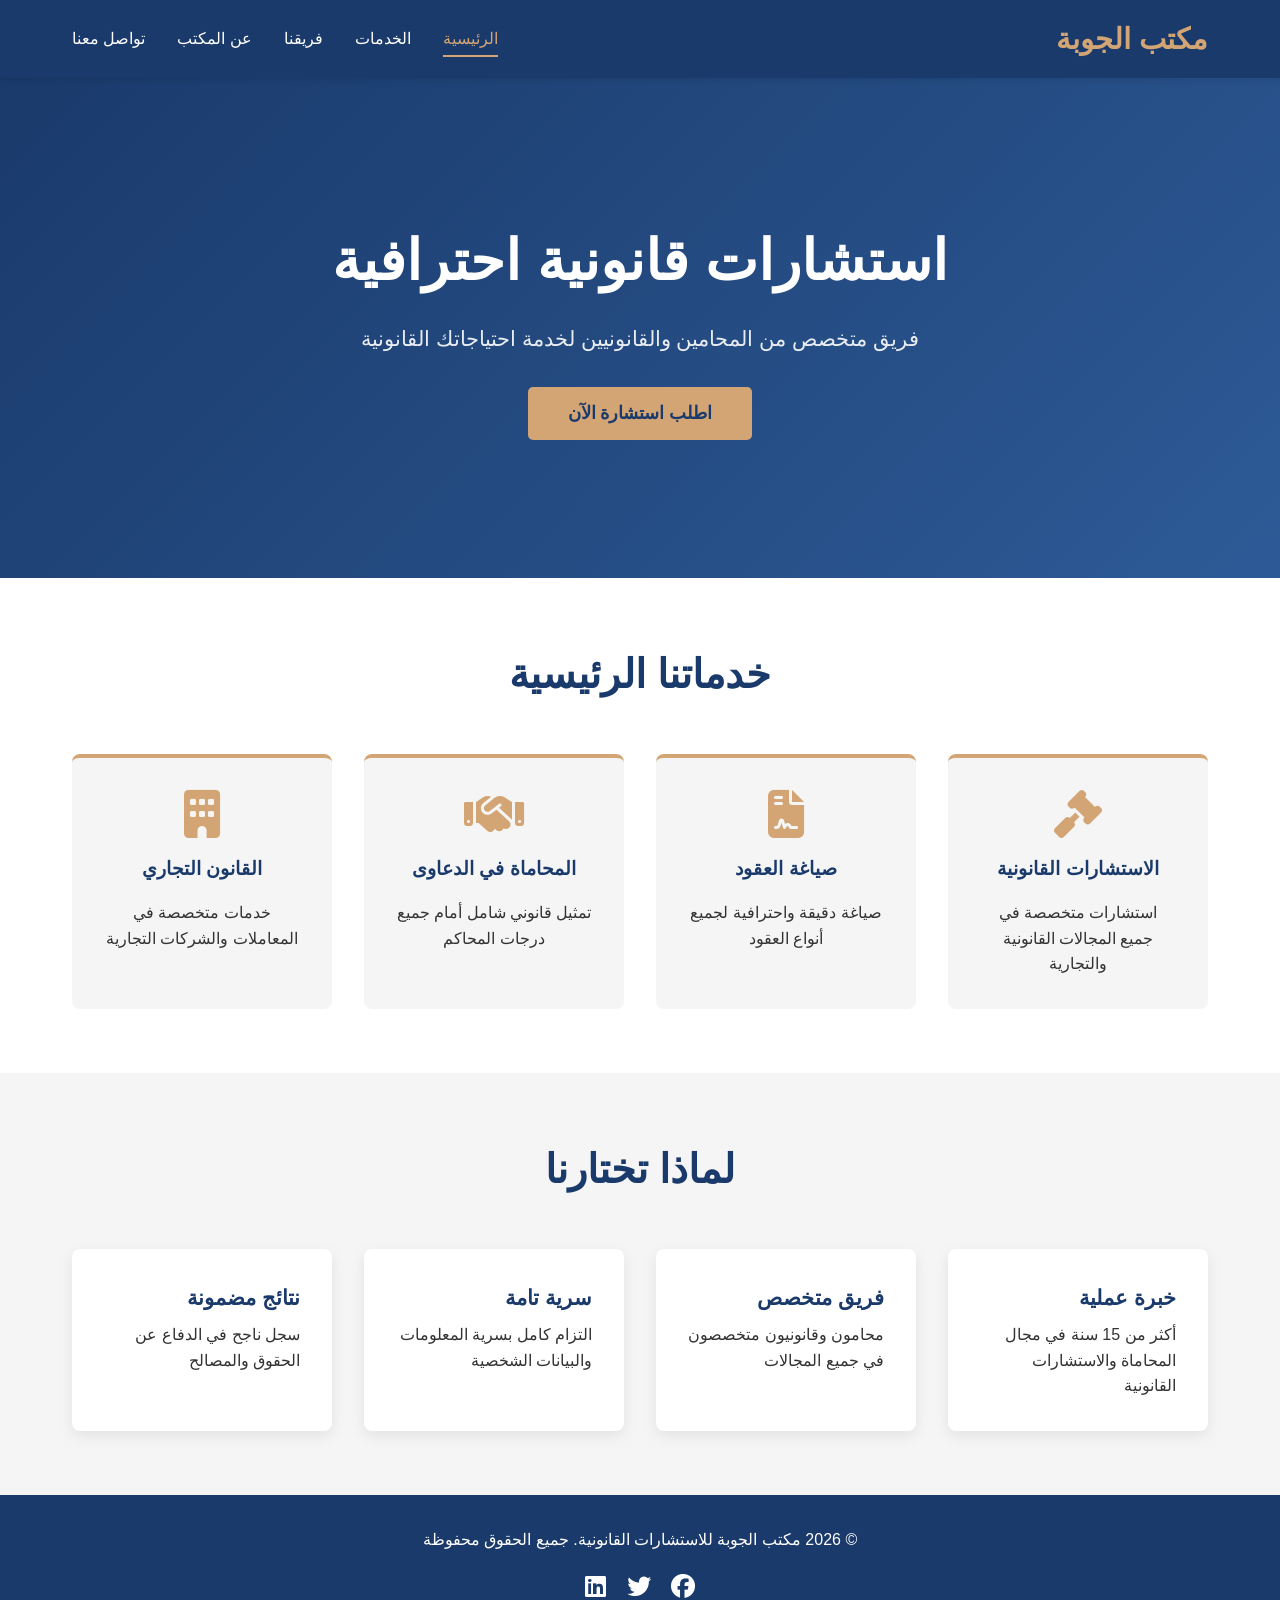
<file: index.html>
<!DOCTYPE html>
<html lang="ar">
<head>
    <meta charset="UTF-8">
    <meta name="viewport" content="width=device-width, initial-scale=1.0">
    <title>مكتب الجوبة للاستشارات القانونية</title>
    <link rel="stylesheet" href="style.css">
    <link rel="stylesheet" href="https://cdnjs.cloudflare.com/ajax/libs/font-awesome/6.4.0/css/all.min.css">
</head>
<body>
    <!-- Navigation Bar -->
    <nav class="navbar">
        <div class="container">
            <div class="logo">مكتب الجوبة</div>
            <ul class="nav-links">
                <li><a href="index.html">الرئيسية</a></li>
                <li><a href="services.html">الخدمات</a></li>
                <li><a href="team.html">فريقنا</a></li>
                <li><a href="about.html">عن المكتب</a></li>
                <li><a href="contact.html">تواصل معنا</a></li>
            </ul>
        </div>
    </nav>

    <!-- Hero Section -->
    <section class="hero">
        <div class="hero-content">
            <h1>استشارات قانونية احترافية</h1>
            <p>فريق متخصص من المحامين والقانونيين لخدمة احتياجاتك القانونية</p>
            <button class="cta-button">اطلب استشارة الآن</button>
        </div>
    </section>

    <!-- Services Overview -->
    <section class="services-overview">
        <div class="container">
            <h2>خدماتنا الرئيسية</h2>
            <div class="services-grid">
                <div class="service-card">
                    <i class="fas fa-gavel"></i>
                    <h3>الاستشارات القانونية</h3>
                    <p>استشارات متخصصة في جميع المجالات القانونية والتجارية</p>
                </div>
                <div class="service-card">
                    <i class="fas fa-file-contract"></i>
                    <h3>صياغة العقود</h3>
                    <p>صياغة دقيقة واحترافية لجميع أنواع العقود</p>
                </div>
                <div class="service-card">
                    <i class="fas fa-handshake"></i>
                    <h3>المحاماة في الدعاوى</h3>
                    <p>تمثيل قانوني شامل أمام جميع درجات المحاكم</p>
                </div>
                <div class="service-card">
                    <i class="fas fa-building"></i>
                    <h3>القانون التجاري</h3>
                    <p>خدمات متخصصة في المعاملات والشركات التجارية</p>
                </div>
            </div>
        </div>
    </section>

    <!-- Why Choose Us -->
    <section class="why-choose-us">
        <div class="container">
            <h2>لماذا تختارنا</h2>
            <div class="features-grid">
                <div class="feature">
                    <h4>خبرة عملية</h4>
                    <p>أكثر من 15 سنة في مجال المحاماة والاستشارات القانونية</p>
                </div>
                <div class="feature">
                    <h4>فريق متخصص</h4>
                    <p>محامون وقانونيون متخصصون في جميع المجالات</p>
                </div>
                <div class="feature">
                    <h4>سرية تامة</h4>
                    <p>التزام كامل بسرية المعلومات والبيانات الشخصية</p>
                </div>
                <div class="feature">
                    <h4>نتائج مضمونة</h4>
                    <p>سجل ناجح في الدفاع عن الحقوق والمصالح</p>
                </div>
            </div>
        </div>
    </section>

    <!-- Footer -->
    <footer>
        <div class="container">
            <p>&copy; 2026 مكتب الجوبة للاستشارات القانونية. جميع الحقوق محفوظة</p>
            <div class="social-links">
                <a href="#"><i class="fab fa-facebook"></i></a>
                <a href="#"><i class="fab fa-twitter"></i></a>
                <a href="#"><i class="fab fa-linkedin"></i></a>
            </div>
        </div>
    </footer>

    <script src="script.js"></script>
</body>
</html>
</file>
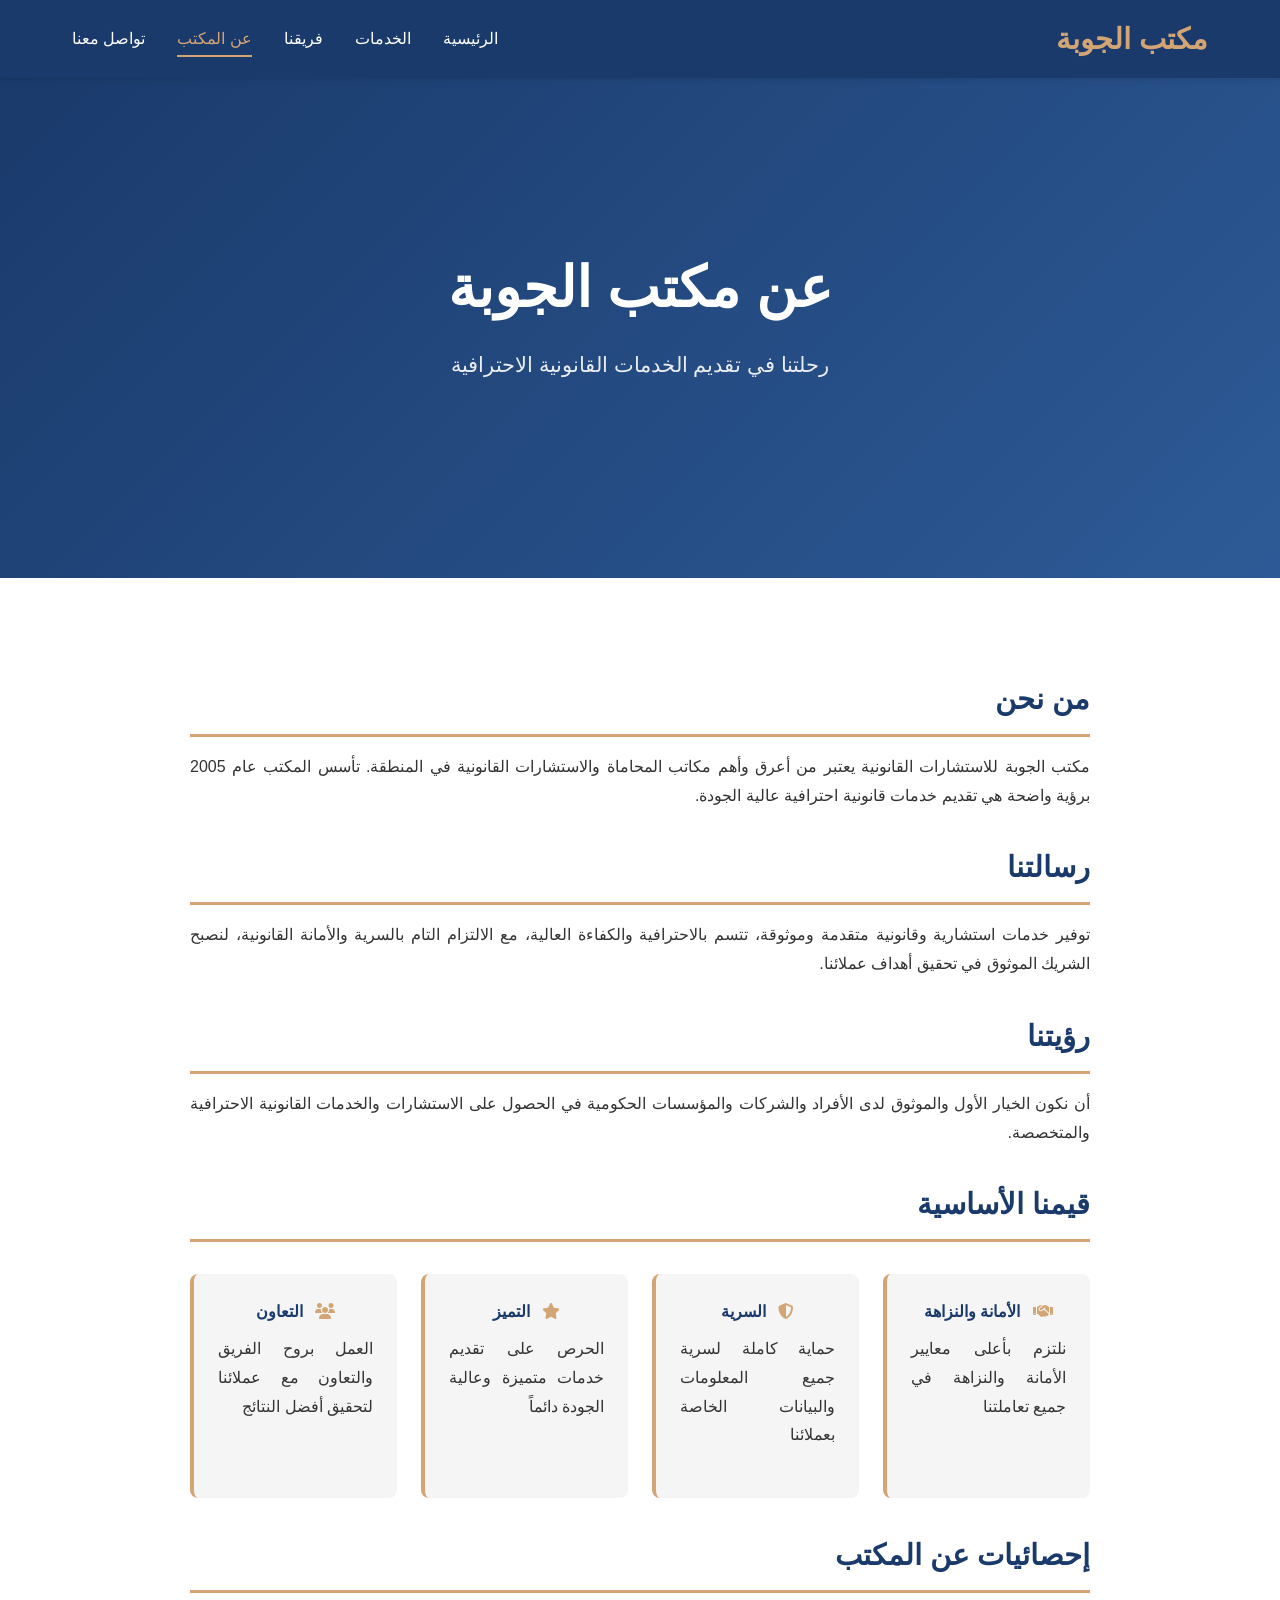
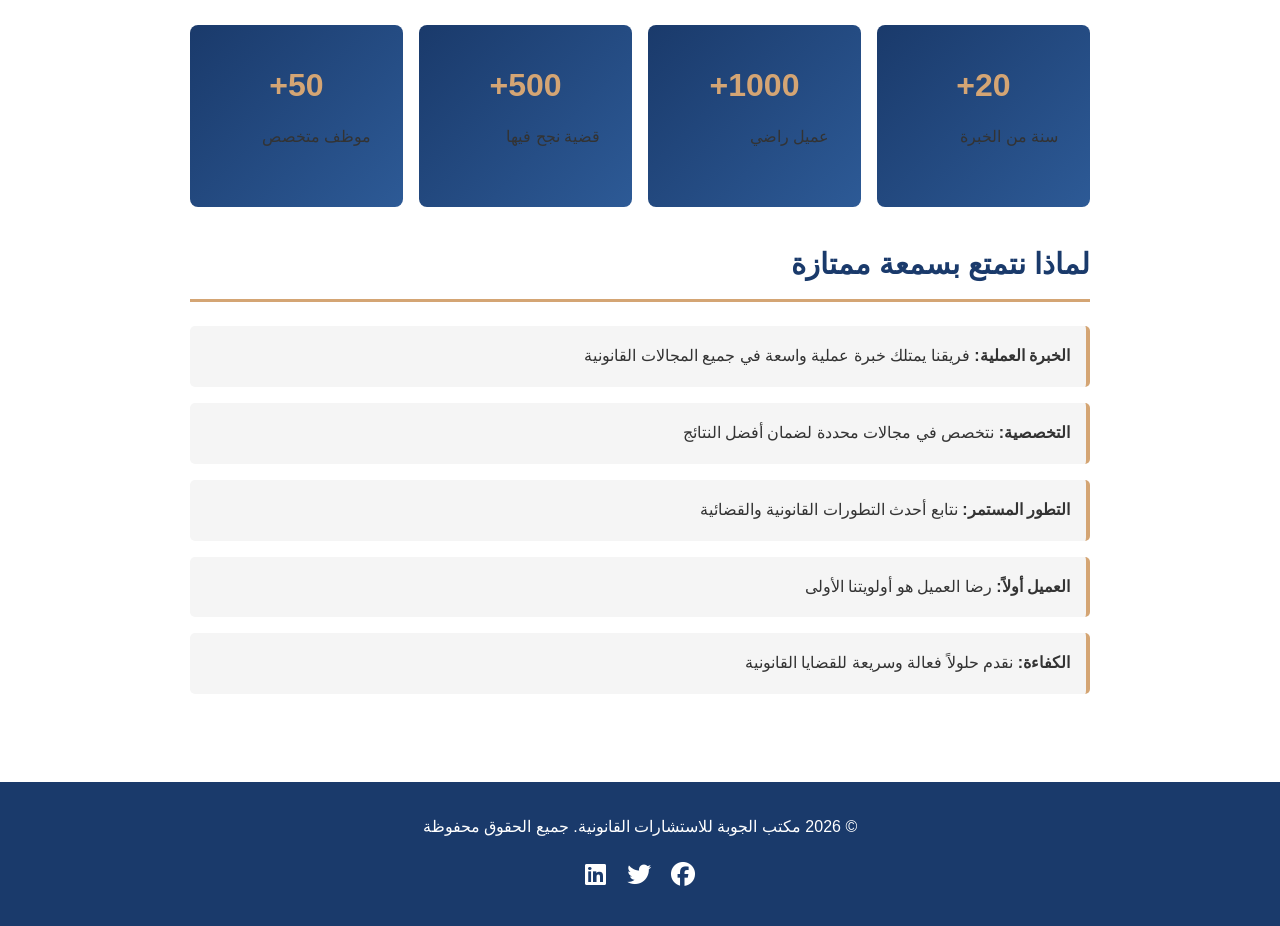
<file: about.html>
<!DOCTYPE html>
<html lang="ar">
<head>
    <meta charset="UTF-8">
    <meta name="viewport" content="width=device-width, initial-scale=1.0">
    <title>عن المكتب - مكتب الجوبة للاستشارات القانونية</title>
    <link rel="stylesheet" href="style.css">
    <link rel="stylesheet" href="https://cdnjs.cloudflare.com/ajax/libs/font-awesome/6.4.0/css/all.min.css">
</head>
<body>
    <!-- Navigation Bar -->
    <nav class="navbar">
        <div class="container">
            <div class="logo">مكتب الجوبة</div>
            <ul class="nav-links">
                <li><a href="index.html">الرئيسية</a></li>
                <li><a href="services.html">الخدمات</a></li>
                <li><a href="team.html">فريقنا</a></li>
                <li><a href="about.html">عن المكتب</a></li>
                <li><a href="contact.html">تواصل معنا</a></li>
            </ul>
        </div>
    </nav>

    <!-- About Hero -->
    <section class="hero" style="padding: 4rem 2rem;">
        <div class="hero-content">
            <h1>عن مكتب الجوبة</h1>
            <p>رحلتنا في تقديم الخدمات القانونية الاحترافية</p>
        </div>
    </section>

    <!-- About Content -->
    <section class="about-section">
        <div class="container">
            <div class="about-content">
                <h2>من نحن</h2>
                <p>
                    مكتب الجوبة للاستشارات القانونية يعتبر من أعرق وأهم مكاتب المحاماة والاستشارات القانونية 
                    في المنطقة. تأسس المكتب عام 2005 برؤية واضحة هي تقديم خدمات قانونية احترافية عالية الجودة.
                </p>

                <h2>رسالتنا</h2>
                <p>
                    توفير خدمات استشارية وقانونية متقدمة وموثوقة، تتسم بالاحترافية والكفاءة العالية، 
                    مع الالتزام التام بالسرية والأمانة القانونية، لنصبح الشريك الموثوق في تحقيق أهداف عملائنا.
                </p>

                <h2>رؤيتنا</h2>
                <p>
                    أن نكون الخيار الأول والموثوق لدى الأفراد والشركات والمؤسسات الحكومية 
                    في الحصول على الاستشارات والخدمات القانونية الاحترافية والمتخصصة.
                </p>

                <h2>قيمنا الأساسية</h2>
                <div class="values-grid">
                    <div class="value-card">
                        <h4><i class="fas fa-handshake"></i> الأمانة والنزاهة</h4>
                        <p>نلتزم بأعلى معايير الأمانة والنزاهة في جميع تعاملتنا</p>
                    </div>
                    <div class="value-card">
                        <h4><i class="fas fa-shield-alt"></i> السرية</h4>
                        <p>حماية كاملة لسرية جميع المعلومات والبيانات الخاصة بعملائنا</p>
                    </div>
                    <div class="value-card">
                        <h4><i class="fas fa-star"></i> التميز</h4>
                        <p>الحرص على تقديم خدمات متميزة وعالية الجودة دائماً</p>
                    </div>
                    <div class="value-card">
                        <h4><i class="fas fa-users"></i> التعاون</h4>
                        <p>العمل بروح الفريق والتعاون مع عملائنا لتحقيق أفضل النتائج</p>
                    </div>
                </div>

                <h2>إحصائيات عن المكتب</h2>
                <div class="stats-grid">
                    <div class="stat">
                        <h3>20+</h3>
                        <p>سنة من الخبرة</p>
                    </div>
                    <div class="stat">
                        <h3>1000+</h3>
                        <p>عميل راضي</p>
                    </div>
                    <div class="stat">
                        <h3>500+</h3>
                        <p>قضية نجح فيها</p>
                    </div>
                    <div class="stat">
                        <h3>50+</h3>
                        <p>موظف متخصص</p>
                    </div>
                </div>

                <h2>لماذا نتمتع بسمعة ممتازة</h2>
                <ul class="why-list">
                    <li><strong>الخبرة العملية:</strong> فريقنا يمتلك خبرة عملية واسعة في جميع المجالات القانونية</li>
                    <li><strong>التخصصية:</strong> نتخصص في مجالات محددة لضمان أفضل النتائج</li>
                    <li><strong>التطور المستمر:</strong> نتابع أحدث التطورات القانونية والقضائية</li>
                    <li><strong>العميل أولاً:</strong> رضا العميل هو أولويتنا الأولى</li>
                    <li><strong>الكفاءة:</strong> نقدم حلولاً فعالة وسريعة للقضايا القانونية</li>
                </ul>
            </div>
        </div>
    </section>

    <!-- Footer -->
    <footer>
        <div class="container">
            <p>&copy; 2026 مكتب الجوبة للاستشارات القانونية. جميع الحقوق محفوظة</p>
            <div class="social-links">
                <a href="#"><i class="fab fa-facebook"></i></a>
                <a href="#"><i class="fab fa-twitter"></i></a>
                <a href="#"><i class="fab fa-linkedin"></i></a>
            </div>
        </div>
    </footer>

    <style>
        .about-section {
            padding: 4rem 2rem;
            background: var(--white);
        }

        .about-content {
            max-width: 900px;
            margin: 0 auto;
            line-height: 1.8;
        }

        .about-content h2 {
            color: var(--primary-color);
            font-size: 1.8rem;
            margin-top: 2rem;
            margin-bottom: 1rem;
            border-bottom: 3px solid var(--secondary-color);
            padding-bottom: 0.5rem;
        }

        .about-content p {
            text-align: justify;
            margin-bottom: 1.5rem;
            color: var(--text-color);
        }

        .values-grid {
            display: grid;
            grid-template-columns: repeat(auto-fit, minmax(200px, 1fr));
            gap: 1.5rem;
            margin: 2rem 0;
        }

        .value-card {
            background: var(--light-bg);
            padding: 1.5rem;
            border-radius: 8px;
            text-align: center;
            border-left: 4px solid var(--secondary-color);
        }

        .value-card h4 {
            color: var(--primary-color);
            margin-bottom: 0.5rem;
        }

        .value-card i {
            color: var(--secondary-color);
            margin-left: 0.5rem;
        }

        .stats-grid {
            display: grid;
            grid-template-columns: repeat(auto-fit, minmax(150px, 1fr));
            gap: 1rem;
            margin: 2rem 0;
            text-align: center;
        }

        .stat {
            background: linear-gradient(135deg, var(--primary-color), #2d5a96);
            color: var(--white);
            padding: 2rem;
            border-radius: 8px;
        }

        .stat h3 {
            font-size: 2rem;
            margin-bottom: 0.5rem;
            color: var(--secondary-color);
        }

        .why-list {
            list-style: none;
            padding: 0;
            margin: 1.5rem 0;
        }

        .why-list li {
            background: var(--light-bg);
            padding: 1rem;
            margin-bottom: 1rem;
            border-radius: 5px;
            border-right: 4px solid var(--secondary-color);
        }
    </style>

    <script src="script.js"></script>
</body>
</html>
</file>
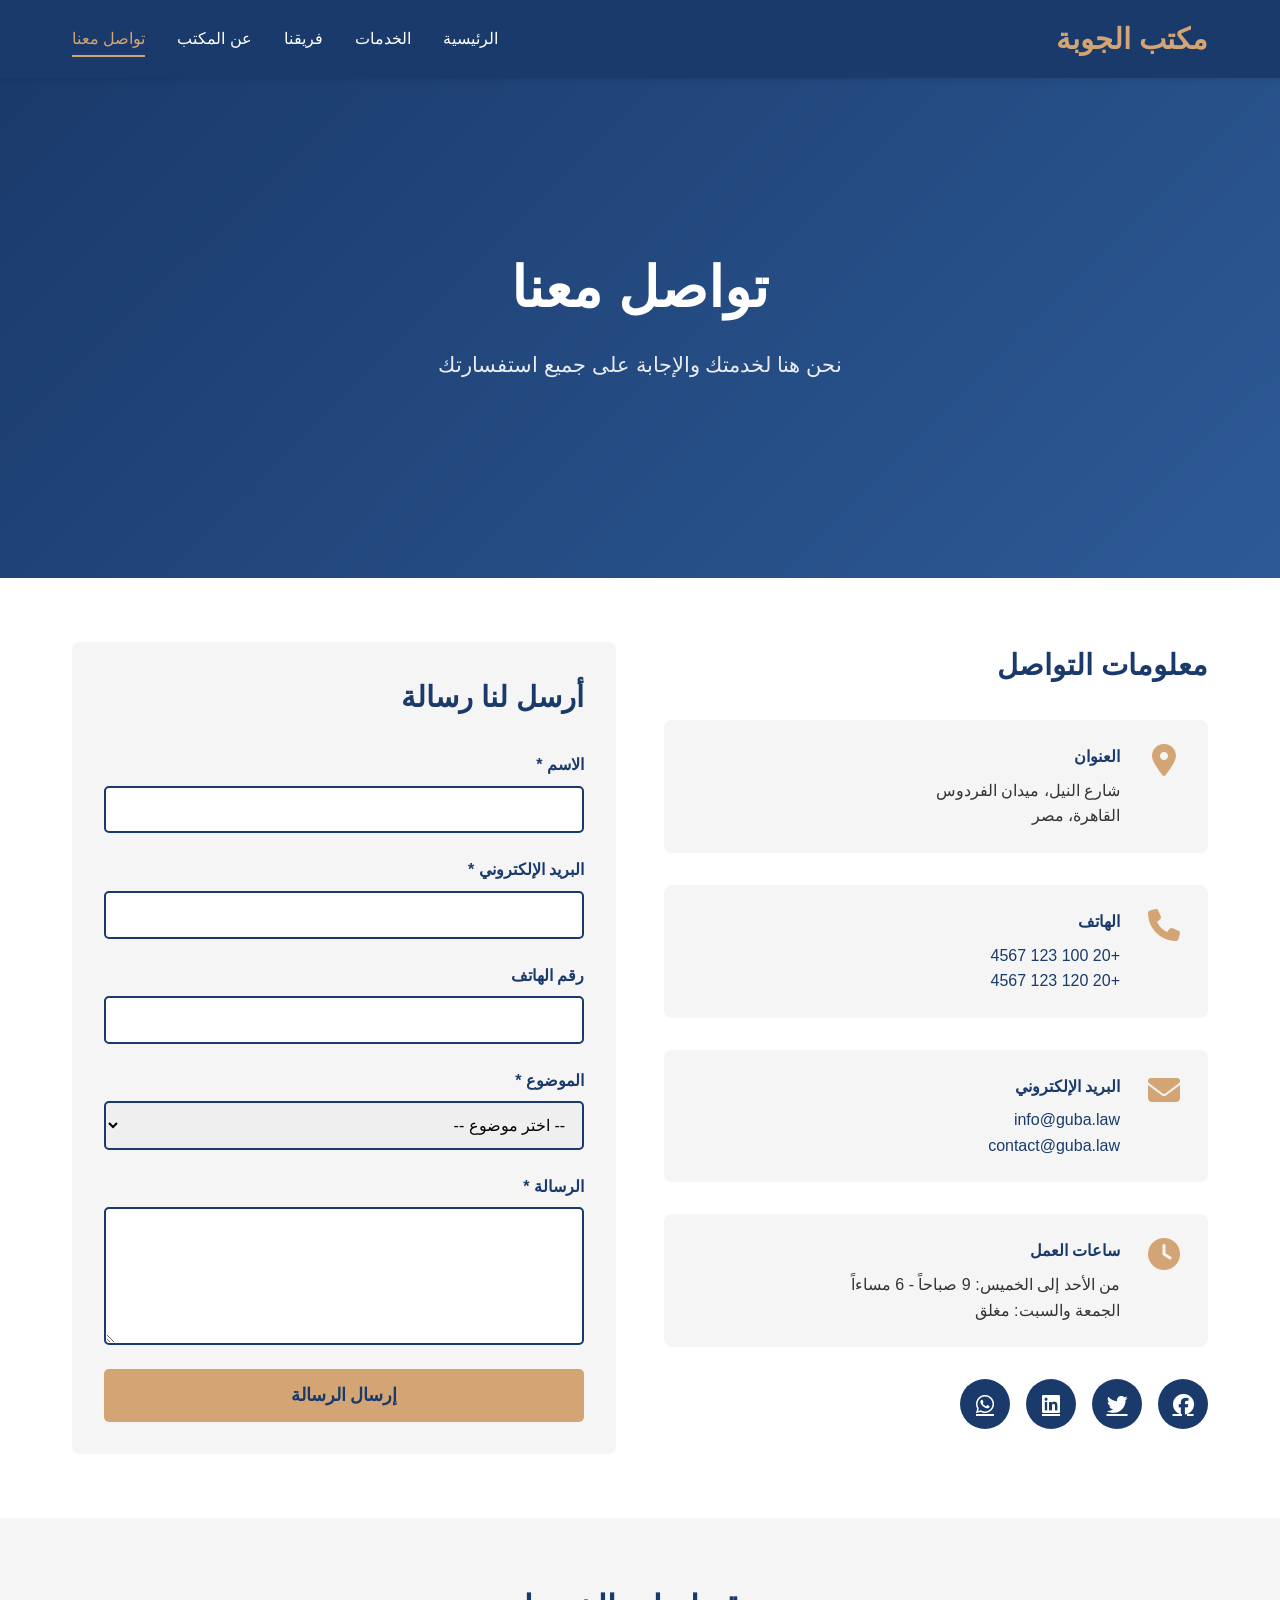
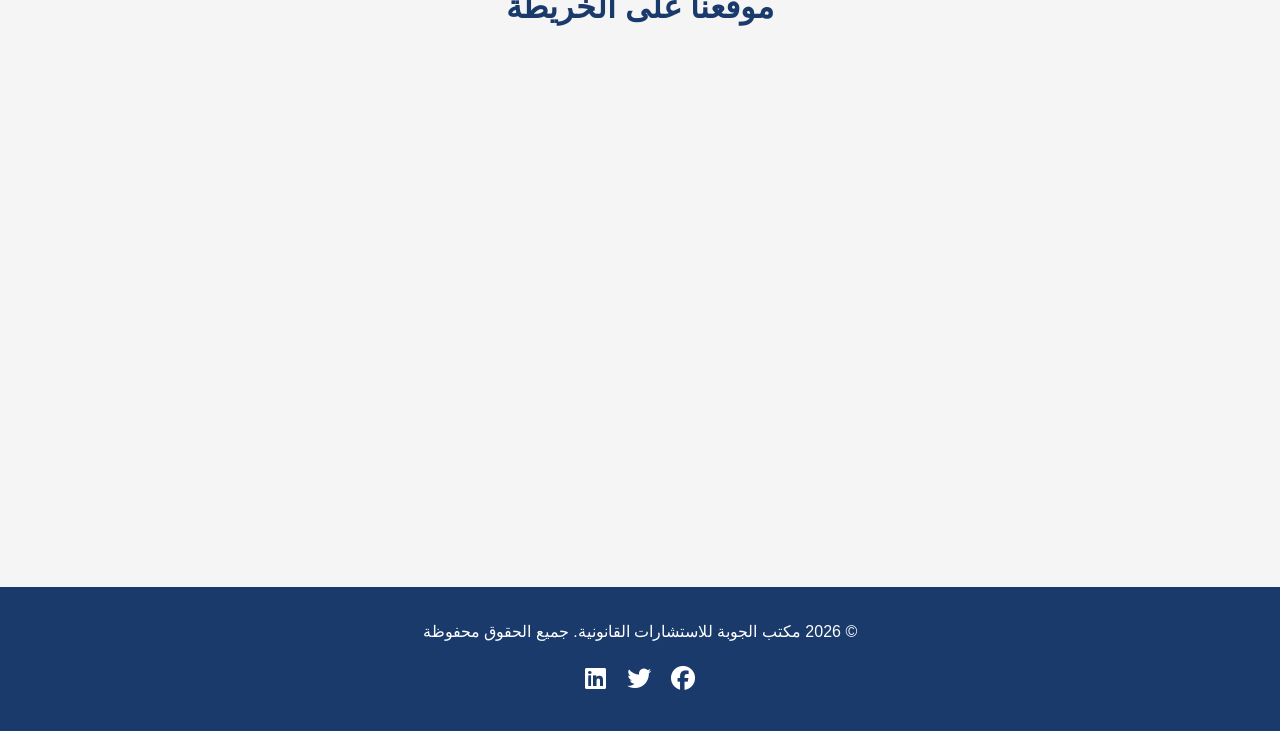
<file: contact.html>
<!DOCTYPE html>
<html lang="ar">
<head>
    <meta charset="UTF-8">
    <meta name="viewport" content="width=device-width, initial-scale=1.0">
    <title>تواصل معنا - مكتب الجوبة للاستشارات القانونية</title>
    <link rel="stylesheet" href="style.css">
    <link rel="stylesheet" href="https://cdnjs.cloudflare.com/ajax/libs/font-awesome/6.4.0/css/all.min.css">
</head>
<body>
    <!-- Navigation Bar -->
    <nav class="navbar">
        <div class="container">
            <div class="logo">مكتب الجوبة</div>
            <ul class="nav-links">
                <li><a href="index.html">الرئيسية</a></li>
                <li><a href="services.html">الخدمات</a></li>
                <li><a href="team.html">فريقنا</a></li>
                <li><a href="about.html">عن المكتب</a></li>
                <li><a href="contact.html">تواصل معنا</a></li>
            </ul>
        </div>
    </nav>

    <!-- Contact Hero -->
    <section class="hero" style="padding: 4rem 2rem;">
        <div class="hero-content">
            <h1>تواصل معنا</h1>
            <p>نحن هنا لخدمتك والإجابة على جميع استفسارتك</p>
        </div>
    </section>

    <!-- Contact Section -->
    <section class="contact-section">
        <div class="container">
            <div class="contact-grid">
                <!-- Contact Info -->
                <div class="contact-info">
                    <h2>معلومات التواصل</h2>

                    <div class="info-card">
                        <i class="fas fa-map-marker-alt"></i>
                        <div>
                            <h4>العنوان</h4>
                            <p>شارع النيل، ميدان الفردوس<br>القاهرة، مصر</p>
                        </div>
                    </div>

                    <div class="info-card">
                        <i class="fas fa-phone"></i>
                        <div>
                            <h4>الهاتف</h4>
                            <p><a href="tel:+201001234567">+20 100 123 4567</a><br>
                            <a href="tel:+201201234567">+20 120 123 4567</a></p>
                        </div>
                    </div>

                    <div class="info-card">
                        <i class="fas fa-envelope"></i>
                        <div>
                            <h4>البريد الإلكتروني</h4>
                            <p><a href="mailto:info@guba.law">info@guba.law</a><br>
                            <a href="mailto:contact@guba.law">contact@guba.law</a></p>
                        </div>
                    </div>

                    <div class="info-card">
                        <i class="fas fa-clock"></i>
                        <div>
                            <h4>ساعات العمل</h4>
                            <p>من الأحد إلى الخميس: 9 صباحاً - 6 مساءاً<br>
                            الجمعة والسبت: مغلق</p>
                        </div>
                    </div>

                    <div class="social-links-contact">
                        <a href="#" title="فيسبوك"><i class="fab fa-facebook"></i></a>
                        <a href="#" title="تويتر"><i class="fab fa-twitter"></i></a>
                        <a href="#" title="لينكدإن"><i class="fab fa-linkedin"></i></a>
                        <a href="#" title="واتس آب"><i class="fab fa-whatsapp"></i></a>
                    </div>
                </div>

                <!-- Contact Form -->
                <div class="contact-form-container">
                    <h2>أرسل لنا رسالة</h2>
                    <form class="contact-form">
                        <div class="form-group">
                            <label for="name">الاسم *</label>
                            <input type="text" id="name" name="name" required>
                        </div>

                        <div class="form-group">
                            <label for="email">البريد الإلكتروني *</label>
                            <input type="email" id="email" name="email" required>
                        </div>

                        <div class="form-group">
                            <label for="phone">رقم الهاتف</label>
                            <input type="tel" id="phone" name="phone">
                        </div>

                        <div class="form-group">
                            <label for="subject">الموضوع *</label>
                            <select id="subject" name="subject" required>
                                <option value="">-- اختر موضوع --</option>
                                <option value="consultation">استشارة قانونية</option>
                                <option value="services">الخدمات</option>
                                <option value="complaint">شكوى أو اقتراح</option>
                                <option value="other">أخرى</option>
                            </select>
                        </div>

                        <div class="form-group">
                            <label for="message">الرسالة *</label>
                            <textarea id="message" name="message" rows="6" required></textarea>
                        </div>

                        <button type="submit" class="submit-btn">إرسال الرسالة</button>
                    </form>
                </div>
            </div>
        </div>
    </section>

    <!-- Map Section -->
    <section class="map-section">
        <div class="container">
            <h2>موقعنا على الخريطة</h2>
            <div class="map-container">
                <iframe src="https://www.google.com/maps/embed?pb=!1m18!1m12!1m3!1d3154.2489847697447!2d31.245037615732348!3d30.057918974999246!2m3!1f0!2f0!3f0!3m2!1i1024!2i768!4f13.1!3m3!1m2!1s0x145840a8b8b8b8b9%3A0x1234567890123456!2sNile%20St%2C%20Al-Firdaws%2C%20Cairo!5e0!3m2!1sen!2seg!4v1234567890" 
                    width="100%" height="450" style="border:0; border-radius: 8px;" allowfullscreen="" loading="lazy" referrerpolicy="no-referrer-when-downgrade"></iframe>
            </div>
        </div>
    </section>

    <!-- Footer -->
    <footer>
        <div class="container">
            <p>&copy; 2026 مكتب الجوبة للاستشارات القانونية. جميع الحقوق محفوظة</p>
            <div class="social-links">
                <a href="#"><i class="fab fa-facebook"></i></a>
                <a href="#"><i class="fab fa-twitter"></i></a>
                <a href="#"><i class="fab fa-linkedin"></i></a>
            </div>
        </div>
    </footer>

    <style>
        .contact-section {
            padding: 4rem 2rem;
            background: var(--white);
        }

        .contact-grid {
            display: grid;
            grid-template-columns: 1fr 1fr;
            gap: 3rem;
            align-items: start;
        }

        .contact-info h2,
        .contact-form-container h2 {
            color: var(--primary-color);
            font-size: 1.8rem;
            margin-bottom: 2rem;
        }

        .info-card {
            display: flex;
            gap: 1.5rem;
            margin-bottom: 2rem;
            padding: 1.5rem;
            background: var(--light-bg);
            border-radius: 8px;
            transition: transform 0.3s;
        }

        .info-card:hover {
            transform: translateX(-10px);
        }

        .info-card i {
            font-size: 2rem;
            color: var(--secondary-color);
            min-width: 40px;
            text-align: center;
        }

        .info-card h4 {
            color: var(--primary-color);
            margin-bottom: 0.5rem;
        }

        .info-card a {
            color: var(--primary-color);
            text-decoration: none;
            transition: color 0.3s;
        }

        .info-card a:hover {
            color: var(--secondary-color);
        }

        .social-links-contact {
            display: flex;
            gap: 1rem;
            margin-top: 2rem;
        }

        .social-links-contact a {
            width: 50px;
            height: 50px;
            background: var(--primary-color);
            color: var(--white);
            border-radius: 50%;
            display: flex;
            align-items: center;
            justify-content: center;
            font-size: 1.3rem;
            transition: all 0.3s;
        }

        .social-links-contact a:hover {
            background: var(--secondary-color);
            transform: translateY(-5px);
        }

        .contact-form-container {
            background: var(--light-bg);
            padding: 2rem;
            border-radius: 8px;
        }

        .contact-form {
            display: flex;
            flex-direction: column;
            gap: 1.5rem;
        }

        .form-group {
            display: flex;
            flex-direction: column;
        }

        .form-group label {
            color: var(--primary-color);
            margin-bottom: 0.5rem;
            font-weight: bold;
        }

        .form-group input,
        .form-group select,
        .form-group textarea {
            padding: 0.8rem;
            border: 2px solid var(--primary-color);
            border-radius: 5px;
            font-family: inherit;
            font-size: 1rem;
        }

        .form-group textarea {
            resize: vertical;
        }

        .submit-btn {
            background: var(--secondary-color);
            color: var(--primary-color);
            padding: 1rem;
            border: none;
            border-radius: 5px;
            font-size: 1.1rem;
            font-weight: bold;
            cursor: pointer;
            transition: all 0.3s;
        }

        .submit-btn:hover {
            transform: translateY(-3px);
            box-shadow: 0 10px 20px rgba(0,0,0,0.2);
        }

        .map-section {
            padding: 4rem 2rem;
            background: var(--light-bg);
        }

        .map-section h2 {
            text-align: center;
            color: var(--primary-color);
            font-size: 2rem;
            margin-bottom: 2rem;
        }

        .map-container {
            max-width: 100%;
            overflow: hidden;
        }

        @media (max-width: 768px) {
            .contact-grid {
                grid-template-columns: 1fr;
            }
        }
    </style>

    <script src="script.js"></script>
</body>
</html>
</file>
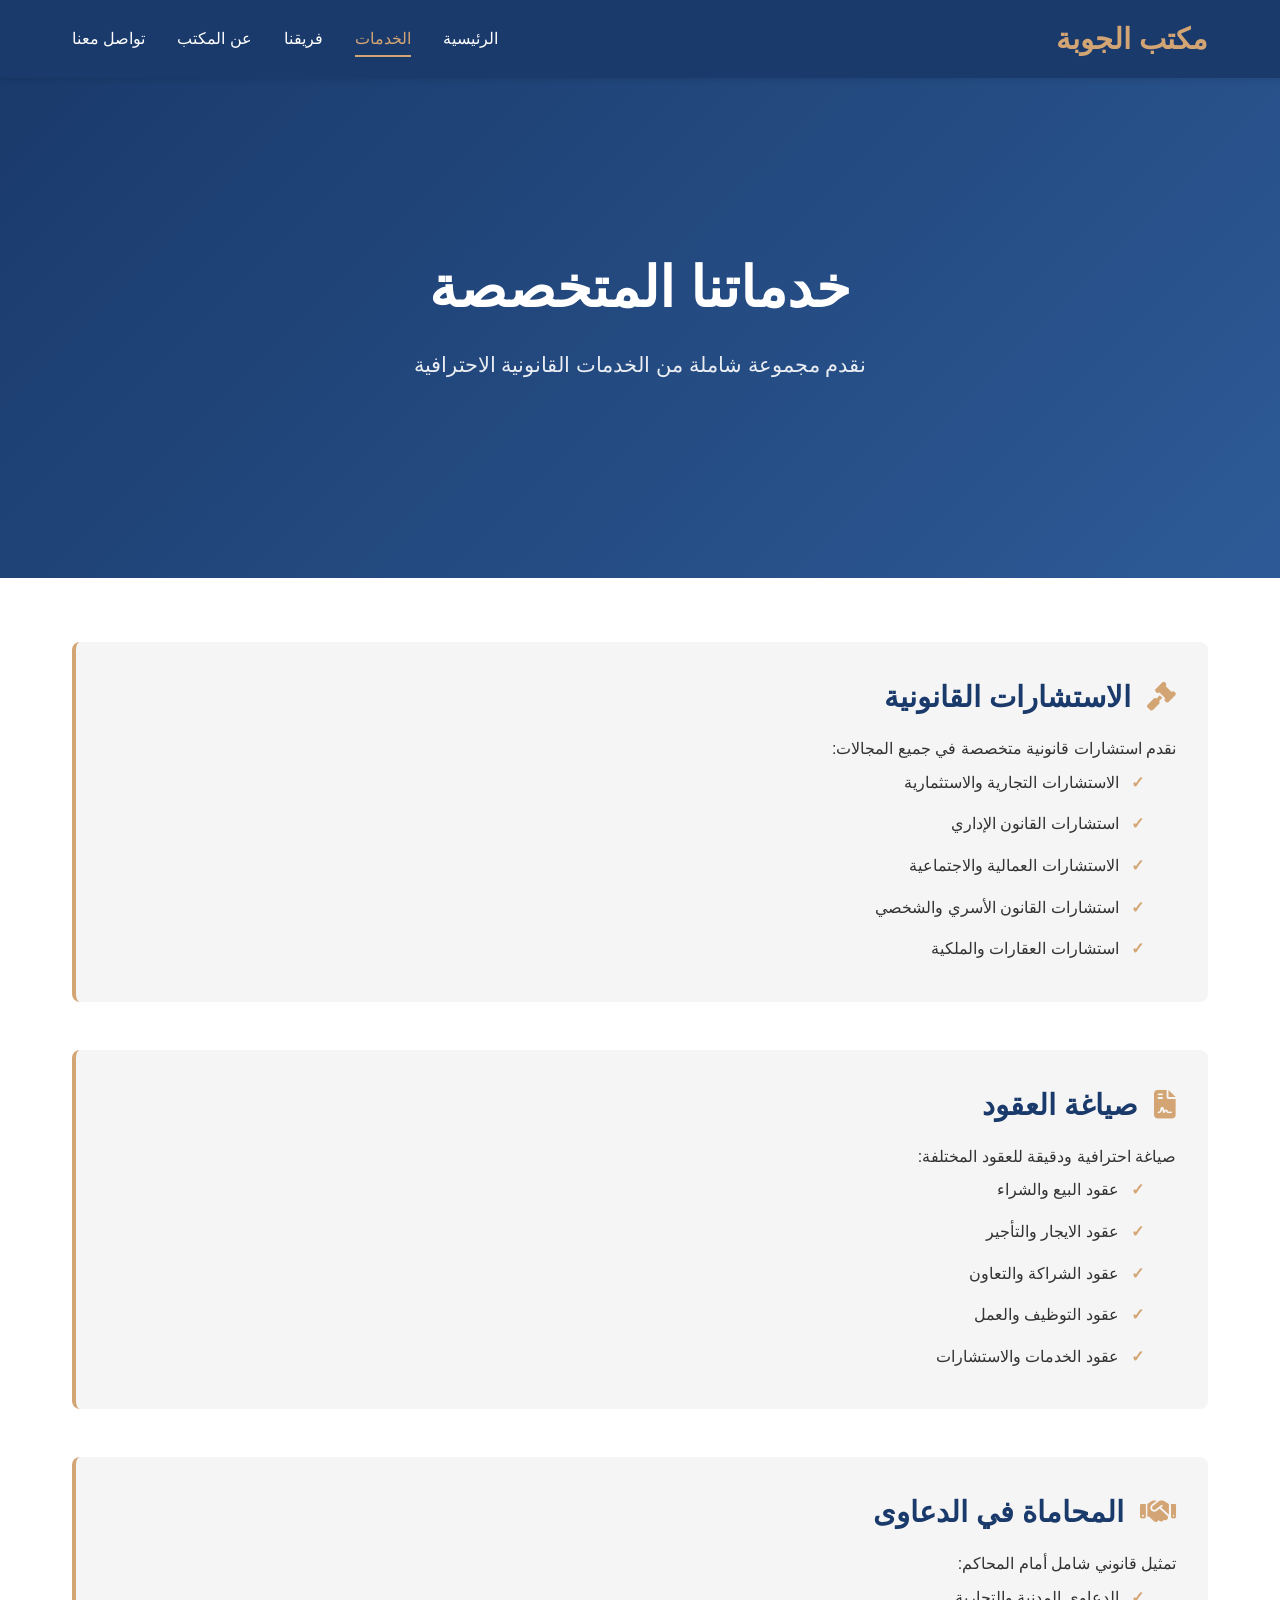
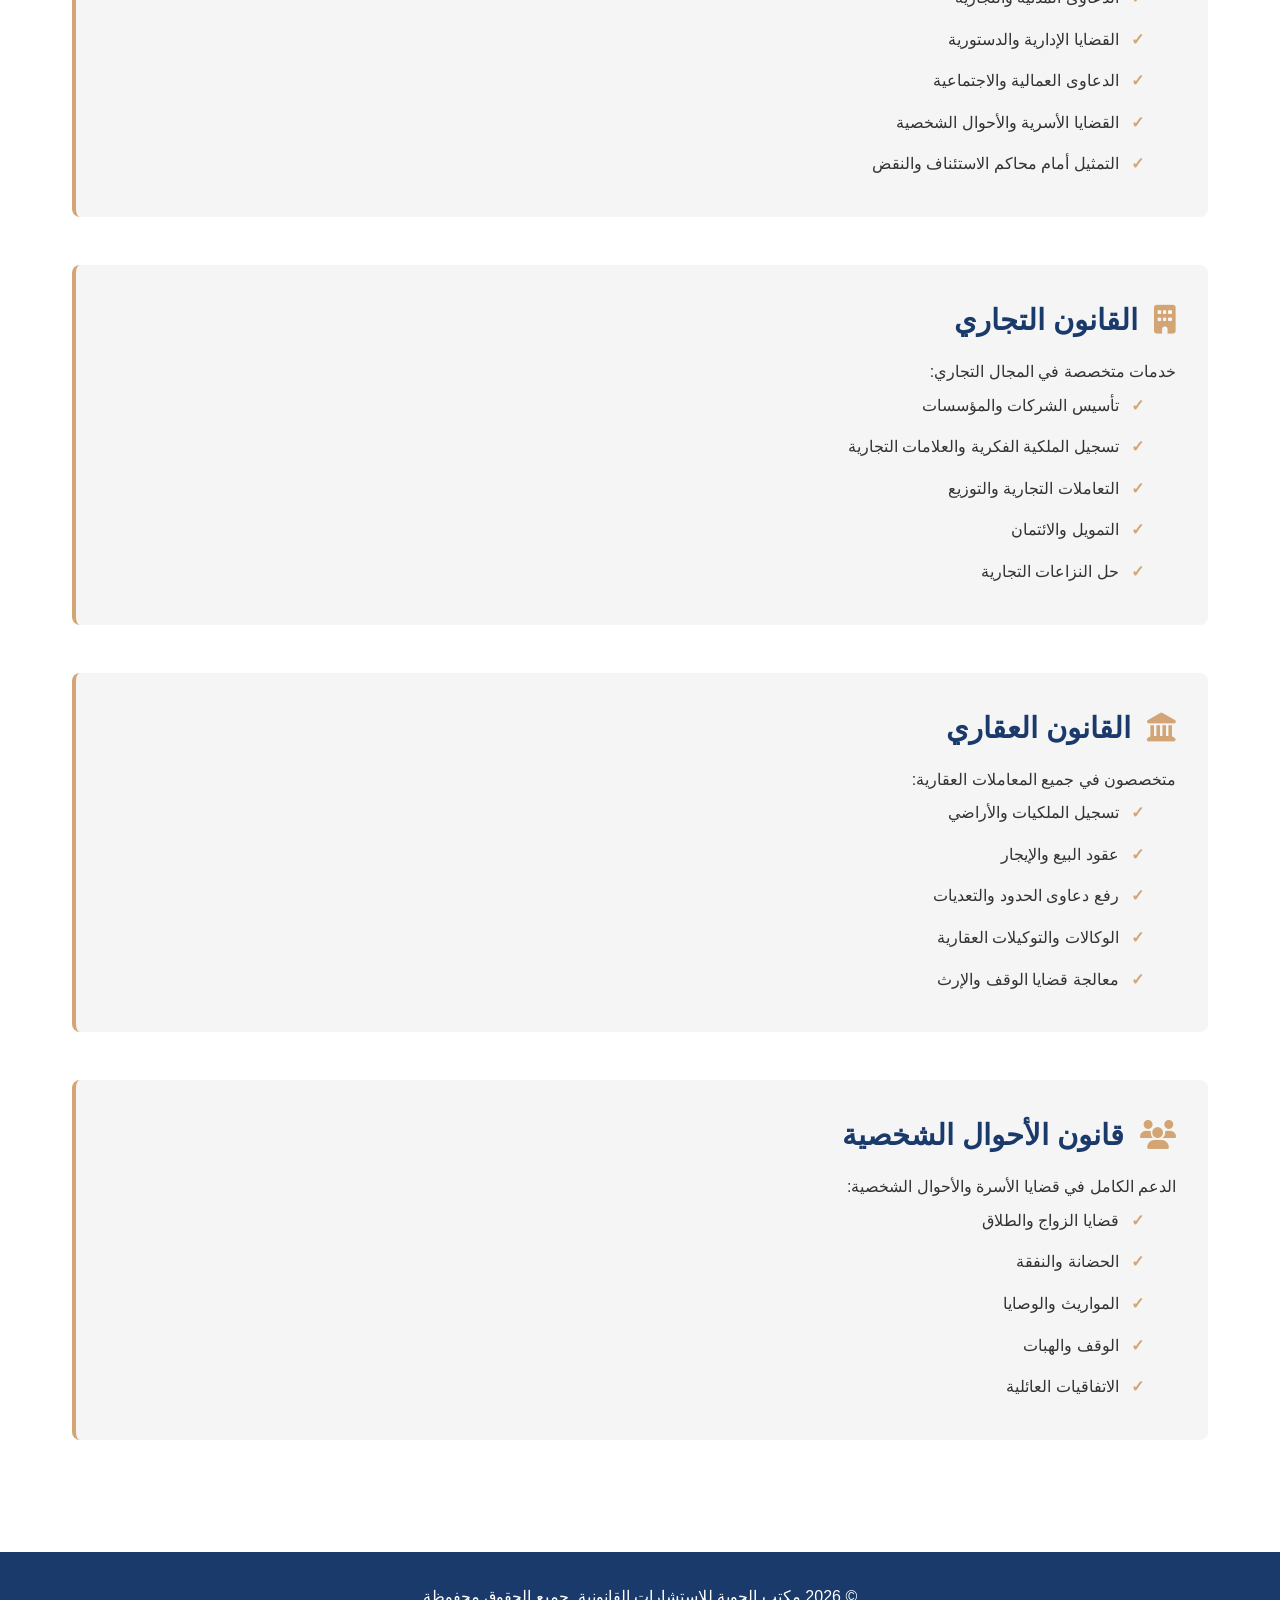
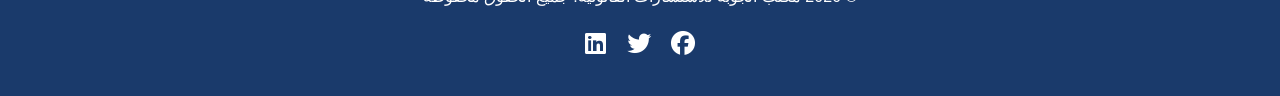
<file: services.html>
<!DOCTYPE html>
<html lang="ar">
<head>
    <meta charset="UTF-8">
    <meta name="viewport" content="width=device-width, initial-scale=1.0">
    <title>الخدمات - مكتب الجوبة للاستشارات القانونية</title>
    <link rel="stylesheet" href="style.css">
    <link rel="stylesheet" href="https://cdnjs.cloudflare.com/ajax/libs/font-awesome/6.4.0/css/all.min.css">
</head>
<body>
    <!-- Navigation Bar -->
    <nav class="navbar">
        <div class="container">
            <div class="logo">مكتب الجوبة</div>
            <ul class="nav-links">
                <li><a href="index.html">الرئيسية</a></li>
                <li><a href="services.html">الخدمات</a></li>
                <li><a href="team.html">فريقنا</a></li>
                <li><a href="about.html">عن المكتب</a></li>
                <li><a href="contact.html">تواصل معنا</a></li>
            </ul>
        </div>
    </nav>

    <!-- Services Hero -->
    <section class="hero" style="padding: 4rem 2rem;">
        <div class="hero-content">
            <h1>خدماتنا المتخصصة</h1>
            <p>نقدم مجموعة شاملة من الخدمات القانونية الاحترافية</p>
        </div>
    </section>

    <!-- Detailed Services -->
    <section class="detailed-services">
        <div class="container">
            <div class="service-detail">
                <h3><i class="fas fa-gavel"></i> الاستشارات القانونية</h3>
                <p>نقدم استشارات قانونية متخصصة في جميع المجالات:</p>
                <ul>
                    <li>الاستشارات التجارية والاستثمارية</li>
                    <li>استشارات القانون الإداري</li>
                    <li>الاستشارات العمالية والاجتماعية</li>
                    <li>استشارات القانون الأسري والشخصي</li>
                    <li>استشارات العقارات والملكية</li>
                </ul>
            </div>

            <div class="service-detail">
                <h3><i class="fas fa-file-contract"></i> صياغة العقود</h3>
                <p>صياغة احترافية ودقيقة للعقود المختلفة:</p>
                <ul>
                    <li>عقود البيع والشراء</li>
                    <li>عقود الايجار والتأجير</li>
                    <li>عقود الشراكة والتعاون</li>
                    <li>عقود التوظيف والعمل</li>
                    <li>عقود الخدمات والاستشارات</li>
                </ul>
            </div>

            <div class="service-detail">
                <h3><i class="fas fa-handshake"></i> المحاماة في الدعاوى</h3>
                <p>تمثيل قانوني شامل أمام المحاكم:</p>
                <ul>
                    <li>الدعاوى المدنية والتجارية</li>
                    <li>القضايا الإدارية والدستورية</li>
                    <li>الدعاوى العمالية والاجتماعية</li>
                    <li>القضايا الأسرية والأحوال الشخصية</li>
                    <li>التمثيل أمام محاكم الاستئناف والنقض</li>
                </ul>
            </div>

            <div class="service-detail">
                <h3><i class="fas fa-building"></i> القانون التجاري</h3>
                <p>خدمات متخصصة في المجال التجاري:</p>
                <ul>
                    <li>تأسيس الشركات والمؤسسات</li>
                    <li>تسجيل الملكية الفكرية والعلامات التجارية</li>
                    <li>التعاملات التجارية والتوزيع</li>
                    <li>التمويل والائتمان</li>
                    <li>حل النزاعات التجارية</li>
                </ul>
            </div>

            <div class="service-detail">
                <h3><i class="fas fa-landmark"></i> القانون العقاري</h3>
                <p>متخصصون في جميع المعاملات العقارية:</p>
                <ul>
                    <li>تسجيل الملكيات والأراضي</li>
                    <li>عقود البيع والإيجار</li>
                    <li>رفع دعاوى الحدود والتعديات</li>
                    <li>الوكالات والتوكيلات العقارية</li>
                    <li>معالجة قضايا الوقف والإرث</li>
                </ul>
            </div>

            <div class="service-detail">
                <h3><i class="fas fa-users"></i> قانون الأحوال الشخصية</h3>
                <p>الدعم الكامل في قضايا الأسرة والأحوال الشخصية:</p>
                <ul>
                    <li>قضايا الزواج والطلاق</li>
                    <li>الحضانة والنفقة</li>
                    <li>المواريث والوصايا</li>
                    <li>الوقف والهبات</li>
                    <li>الاتفاقيات العائلية</li>
                </ul>
            </div>
        </div>
    </section>

    <!-- Footer -->
    <footer>
        <div class="container">
            <p>&copy; 2026 مكتب الجوبة للاستشارات القانونية. جميع الحقوق محفوظة</p>
            <div class="social-links">
                <a href="#"><i class="fab fa-facebook"></i></a>
                <a href="#"><i class="fab fa-twitter"></i></a>
                <a href="#"><i class="fab fa-linkedin"></i></a>
            </div>
        </div>
    </footer>

    <style>
        .detailed-services {
            padding: 4rem 2rem;
            background: var(--white);
        }

        .service-detail {
            margin-bottom: 3rem;
            padding: 2rem;
            background: var(--light-bg);
            border-radius: 8px;
            border-left: 4px solid var(--secondary-color);
        }

        .service-detail h3 {
            color: var(--primary-color);
            font-size: 1.8rem;
            margin-bottom: 1rem;
        }

        .service-detail h3 i {
            margin-left: 0.5rem;
            color: var(--secondary-color);
        }

        .service-detail ul {
            list-style: none;
            padding-right: 2rem;
        }

        .service-detail li {
            padding: 0.5rem 0;
            color: var(--text-color);
        }

        .service-detail li:before {
            content: "✓ ";
            color: var(--secondary-color);
            font-weight: bold;
            margin-left: 0.5rem;
        }
    </style>

    <script src="script.js"></script>
</body>
</html>
</file>
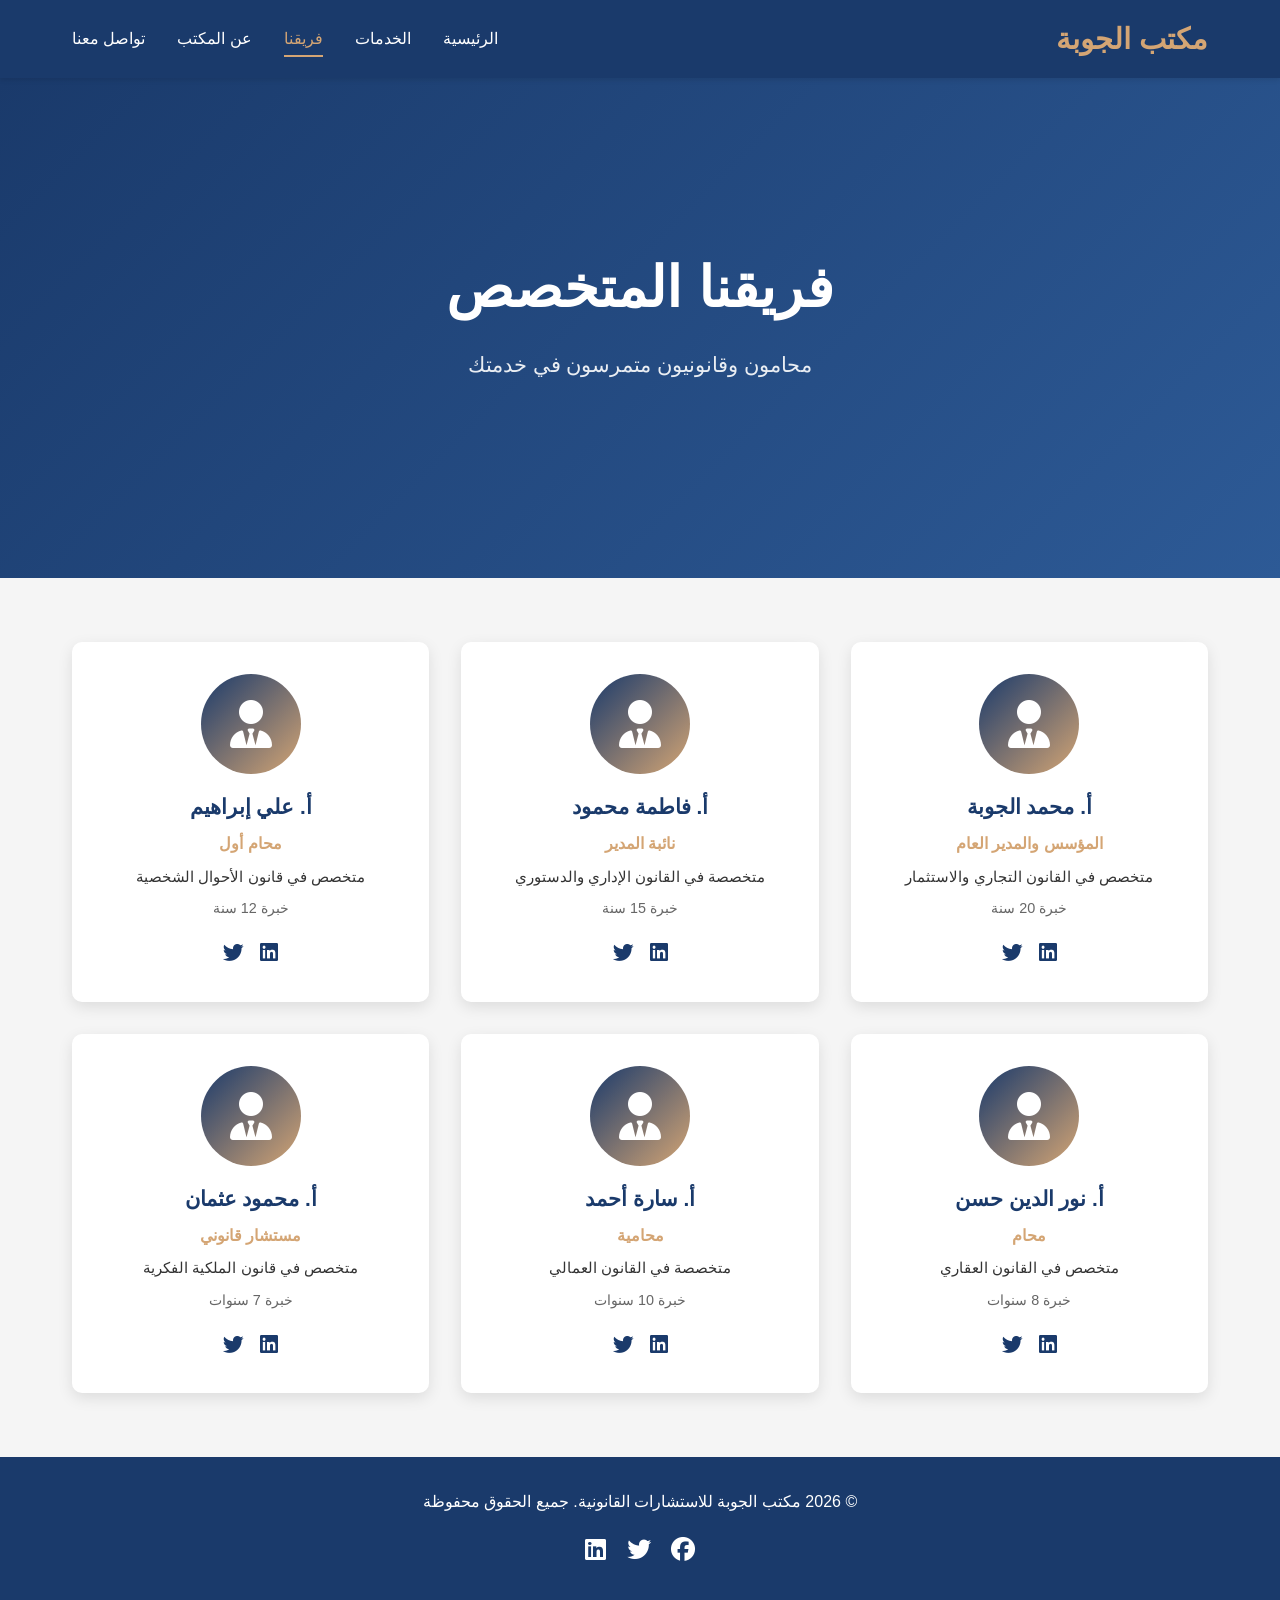
<file: team.html>
<!DOCTYPE html>
<html lang="ar">
<head>
    <meta charset="UTF-8">
    <meta name="viewport" content="width=device-width, initial-scale=1.0">
    <title>فريقنا - مكتب الجوبة للاستشارات القانونية</title>
    <link rel="stylesheet" href="style.css">
    <link rel="stylesheet" href="https://cdnjs.cloudflare.com/ajax/libs/font-awesome/6.4.0/css/all.min.css">
</head>
<body>
    <!-- Navigation Bar -->
    <nav class="navbar">
        <div class="container">
            <div class="logo">مكتب الجوبة</div>
            <ul class="nav-links">
                <li><a href="index.html">الرئيسية</a></li>
                <li><a href="services.html">الخدمات</a></li>
                <li><a href="team.html">فريقنا</a></li>
                <li><a href="about.html">عن المكتب</a></li>
                <li><a href="contact.html">تواصل معنا</a></li>
            </ul>
        </div>
    </nav>

    <!-- Team Hero -->
    <section class="hero" style="padding: 4rem 2rem;">
        <div class="hero-content">
            <h1>فريقنا المتخصص</h1>
            <p>محامون وقانونيون متمرسون في خدمتك</p>
        </div>
    </section>

    <!-- Team Members -->
    <section class="team-section">
        <div class="container">
            <div class="team-grid">
                <div class="team-member">
                    <div class="member-avatar">
                        <i class="fas fa-user-tie"></i>
                    </div>
                    <h3>أ. محمد الجوبة</h3>
                    <p class="position">المؤسس والمدير العام</p>
                    <p class="specialty">متخصص في القانون التجاري والاستثمار</p>
                    <p class="experience">خبرة 20 سنة</p>
                    <div class="member-social">
                        <a href="#"><i class="fab fa-linkedin"></i></a>
                        <a href="#"><i class="fab fa-twitter"></i></a>
                    </div>
                </div>

                <div class="team-member">
                    <div class="member-avatar">
                        <i class="fas fa-user-tie"></i>
                    </div>
                    <h3>أ. فاطمة محمود</h3>
                    <p class="position">نائبة المدير</p>
                    <p class="specialty">متخصصة في القانون الإداري والدستوري</p>
                    <p class="experience">خبرة 15 سنة</p>
                    <div class="member-social">
                        <a href="#"><i class="fab fa-linkedin"></i></a>
                        <a href="#"><i class="fab fa-twitter"></i></a>
                    </div>
                </div>

                <div class="team-member">
                    <div class="member-avatar">
                        <i class="fas fa-user-tie"></i>
                    </div>
                    <h3>أ. علي إبراهيم</h3>
                    <p class="position">محام أول</p>
                    <p class="specialty">متخصص في قانون الأحوال الشخصية</p>
                    <p class="experience">خبرة 12 سنة</p>
                    <div class="member-social">
                        <a href="#"><i class="fab fa-linkedin"></i></a>
                        <a href="#"><i class="fab fa-twitter"></i></a>
                    </div>
                </div>

                <div class="team-member">
                    <div class="member-avatar">
                        <i class="fas fa-user-tie"></i>
                    </div>
                    <h3>أ. نور الدين حسن</h3>
                    <p class="position">محام</p>
                    <p class="specialty">متخصص في القانون العقاري</p>
                    <p class="experience">خبرة 8 سنوات</p>
                    <div class="member-social">
                        <a href="#"><i class="fab fa-linkedin"></i></a>
                        <a href="#"><i class="fab fa-twitter"></i></a>
                    </div>
                </div>

                <div class="team-member">
                    <div class="member-avatar">
                        <i class="fas fa-user-tie"></i>
                    </div>
                    <h3>أ. سارة أحمد</h3>
                    <p class="position">محامية</p>
                    <p class="specialty">متخصصة في القانون العمالي</p>
                    <p class="experience">خبرة 10 سنوات</p>
                    <div class="member-social">
                        <a href="#"><i class="fab fa-linkedin"></i></a>
                        <a href="#"><i class="fab fa-twitter"></i></a>
                    </div>
                </div>

                <div class="team-member">
                    <div class="member-avatar">
                        <i class="fas fa-user-tie"></i>
                    </div>
                    <h3>أ. محمود عثمان</h3>
                    <p class="position">مستشار قانوني</p>
                    <p class="specialty">متخصص في قانون الملكية الفكرية</p>
                    <p class="experience">خبرة 7 سنوات</p>
                    <div class="member-social">
                        <a href="#"><i class="fab fa-linkedin"></i></a>
                        <a href="#"><i class="fab fa-twitter"></i></a>
                    </div>
                </div>
            </div>
        </div>
    </section>

    <!-- Footer -->
    <footer>
        <div class="container">
            <p>&copy; 2026 مكتب الجوبة للاستشارات القانونية. جميع الحقوق محفوظة</p>
            <div class="social-links">
                <a href="#"><i class="fab fa-facebook"></i></a>
                <a href="#"><i class="fab fa-twitter"></i></a>
                <a href="#"><i class="fab fa-linkedin"></i></a>
            </div>
        </div>
    </footer>

    <style>
        .team-section {
            padding: 4rem 2rem;
            background: var(--light-bg);
        }

        .team-grid {
            display: grid;
            grid-template-columns: repeat(auto-fit, minmax(280px, 1fr));
            gap: 2rem;
        }

        .team-member {
            background: var(--white);
            padding: 2rem;
            border-radius: 10px;
            text-align: center;
            box-shadow: 0 5px 15px rgba(0,0,0,0.1);
            transition: transform 0.3s, box-shadow 0.3s;
        }

        .team-member:hover {
            transform: translateY(-10px);
            box-shadow: 0 15px 30px rgba(0,0,0,0.15);
        }

        .member-avatar {
            width: 100px;
            height: 100px;
            background: linear-gradient(135deg, var(--primary-color), var(--secondary-color));
            border-radius: 50%;
            display: flex;
            align-items: center;
            justify-content: center;
            font-size: 3rem;
            color: var(--white);
            margin: 0 auto 1rem;
        }

        .team-member h3 {
            color: var(--primary-color);
            font-size: 1.3rem;
            margin-bottom: 0.5rem;
        }

        .position {
            color: var(--secondary-color);
            font-weight: bold;
            font-size: 1rem;
            margin-bottom: 0.5rem;
        }

        .specialty {
            color: var(--text-color);
            font-size: 0.95rem;
            margin-bottom: 0.5rem;
        }

        .experience {
            color: #666;
            font-size: 0.9rem;
            margin-bottom: 1rem;
        }

        .member-social {
            display: flex;
            justify-content: center;
            gap: 1rem;
        }

        .member-social a {
            color: var(--primary-color);
            font-size: 1.3rem;
            transition: color 0.3s;
        }

        .member-social a:hover {
            color: var(--secondary-color);
        }
    </style>

    <script src="script.js"></script>
</body>
</html>
</file>
<file: style.css>
* {
    margin: 0;
    padding: 0;
    box-sizing: border-box;
}

:root {
    --primary-color: #1a3a6b;
    --secondary-color: #d4a574;
    --text-color: #333;
    --light-bg: #f5f5f5;
    --white: #fff;
}

body {
    font-family: 'Segoe UI', Tahoma, Geneva, Verdana, sans-serif;
    line-height: 1.6;
    color: var(--text-color);
    direction: rtl;
}

/* Navigation Bar */
.navbar {
    background: var(--primary-color);
    color: var(--white);
    padding: 1rem 0;
    position: sticky;
    top: 0;
    z-index: 100;
    box-shadow: 0 2px 5px rgba(0,0,0,0.1);
}

.navbar .container {
    display: flex;
    justify-content: space-between;
    align-items: center;
}

.logo {
    font-size: 1.8rem;
    font-weight: bold;
    color: var(--secondary-color);
}

.nav-links {
    display: flex;
    list-style: none;
    gap: 2rem;
}

.nav-links a {
    color: var(--white);
    text-decoration: none;
    transition: color 0.3s;
}

.nav-links a:hover {
    color: var(--secondary-color);
}

/* Container */
.container {
    max-width: 1200px;
    margin: 0 auto;
    padding: 0 2rem;
}

/* Hero Section */
.hero {
    background: linear-gradient(135deg, var(--primary-color) 0%, #2d5a96 100%);
    color: var(--white);
    padding: 8rem 2rem;
    text-align: center;
    min-height: 500px;
    display: flex;
    align-items: center;
    justify-content: center;
}

.hero-content h1 {
    font-size: 3.5rem;
    margin-bottom: 1rem;
    animation: slideIn 0.8s ease-out;
}

.hero-content p {
    font-size: 1.3rem;
    margin-bottom: 2rem;
    opacity: 0.9;
}

.cta-button {
    background: var(--secondary-color);
    color: var(--primary-color);
    padding: 1rem 2.5rem;
    font-size: 1.1rem;
    border: none;
    border-radius: 5px;
    cursor: pointer;
    transition: all 0.3s;
    font-weight: bold;
}

.cta-button:hover {
    transform: translateY(-3px);
    box-shadow: 0 10px 20px rgba(0,0,0,0.2);
}

@keyframes slideIn {
    from {
        opacity: 0;
        transform: translateY(20px);
    }
    to {
        opacity: 1;
        transform: translateY(0);
    }
}

/* Services Overview */
.services-overview {
    padding: 4rem 2rem;
    background: var(--white);
}

.services-overview h2 {
    text-align: center;
    font-size: 2.5rem;
    margin-bottom: 3rem;
    color: var(--primary-color);
}

.services-grid {
    display: grid;
    grid-template-columns: repeat(auto-fit, minmax(250px, 1fr));
    gap: 2rem;
}

.service-card {
    background: var(--light-bg);
    padding: 2rem;
    border-radius: 8px;
    text-align: center;
    transition: transform 0.3s, box-shadow 0.3s;
    border-top: 4px solid var(--secondary-color);
}

.service-card:hover {
    transform: translateY(-10px);
    box-shadow: 0 10px 30px rgba(0,0,0,0.1);
}

.service-card i {
    font-size: 3rem;
    color: var(--secondary-color);
    margin-bottom: 1rem;
}

.service-card h3 {
    color: var(--primary-color);
    margin-bottom: 1rem;
}

/* Why Choose Us */
.why-choose-us {
    padding: 4rem 2rem;
    background: var(--light-bg);
}

.why-choose-us h2 {
    text-align: center;
    font-size: 2.5rem;
    margin-bottom: 3rem;
    color: var(--primary-color);
}

.features-grid {
    display: grid;
    grid-template-columns: repeat(auto-fit, minmax(250px, 1fr));
    gap: 2rem;
}

.feature {
    background: var(--white);
    padding: 2rem;
    border-radius: 8px;
    box-shadow: 0 5px 15px rgba(0,0,0,0.08);
}

.feature h4 {
    color: var(--primary-color);
    margin-bottom: 0.5rem;
    font-size: 1.3rem;
}

/* Footer */
footer {
    background: var(--primary-color);
    color: var(--white);
    text-align: center;
    padding: 2rem;
}

.social-links {
    margin-top: 1rem;
}

.social-links a {
    color: var(--white);
    font-size: 1.5rem;
    margin: 0 0.5rem;
    transition: color 0.3s;
}

.social-links a:hover {
    color: var(--secondary-color);
}

/* Responsive Design */
@media (max-width: 768px) {
    .hero-content h1 {
        font-size: 2rem;
    }

    .nav-links {
        gap: 1rem;
        font-size: 0.9rem;
    }

    .services-grid,
    .features-grid {
        grid-template-columns: 1fr;
    }

    .cta-button {
        padding: 0.8rem 1.5rem;
        font-size: 1rem;
    }
}
</file>
